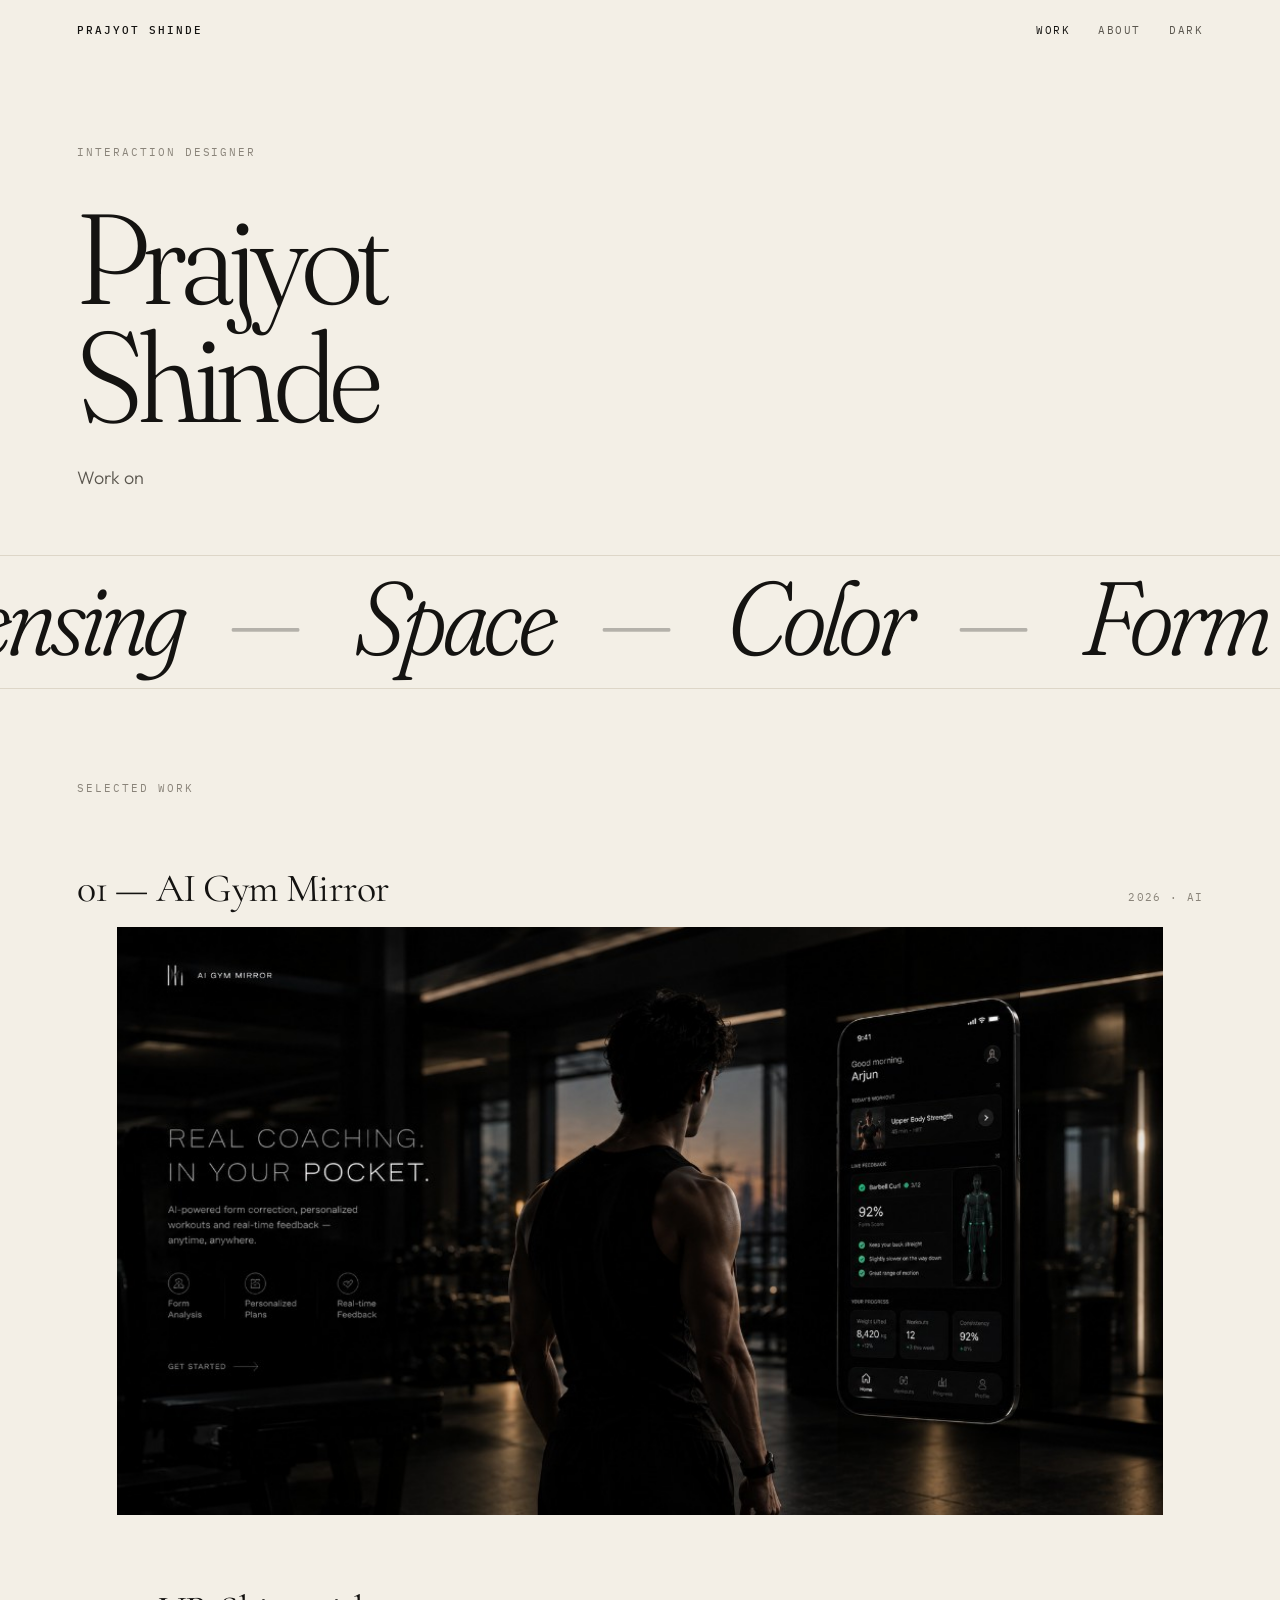
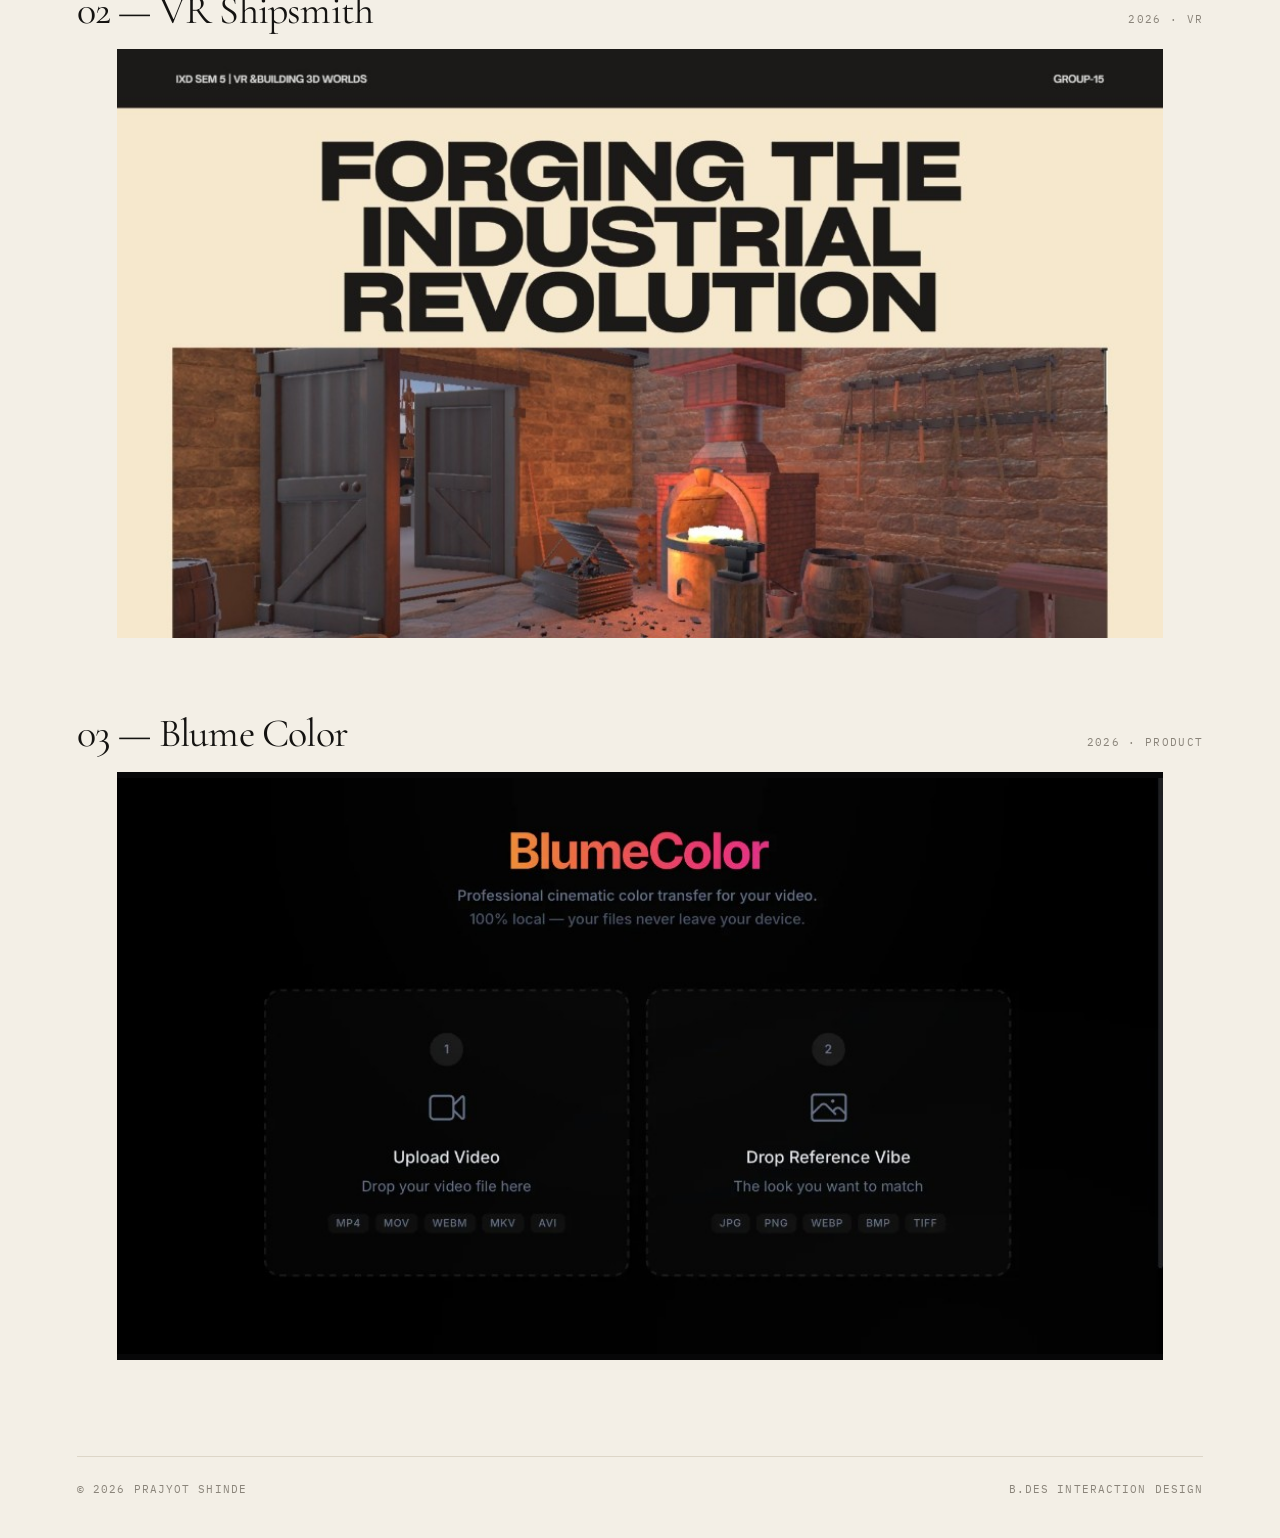
<file: docs/index.html>
<!DOCTYPE html>
<html lang="en" data-theme="light">
<head>
  <meta charset="UTF-8">
  <meta name="viewport" content="width=device-width, initial-scale=1">
  <meta name="color-scheme" content="light dark">
  <title>Prajyot Shinde — Interaction Designer</title>
  <meta name="description" content="Interaction design. Sensing, space, and color.">
  <script>(function(){try{var t=localStorage.getItem("theme");document.documentElement.setAttribute("data-theme",t==="dark"?"dark":"light");}catch(e){document.documentElement.setAttribute("data-theme","light");}})();</script>
  <link rel="preconnect" href="https://fonts.googleapis.com">
  <link rel="preconnect" href="https://fonts.gstatic.com" crossorigin>
  <link href="https://fonts.googleapis.com/css2?family=Cormorant+Garamond:ital,wght@0,400;0,500;1,400;1,500&family=Fraunces:ital,opsz,wght@0,9..144,300;0,9..144,400;1,9..144,300;1,9..144,400&family=IBM+Plex+Mono:wght@400;500&family=Outfit:wght@300;400;500&display=swap" rel="stylesheet">
  <link rel="stylesheet" href="assets/css/site.css">
</head>
<body>
  <a class="skip" href="#content">Skip to content</a>
  <div class="wrap">
    <header class="nav">
      <a class="nav__brand" href="index.html">Prajyot Shinde</a>
      <nav class="nav__links">
        <a href="index.html#work" aria-current="page">Work</a>
        <a href="about.html">About</a>
        <button class="theme-toggle" type="button" data-theme-toggle>Dark</button>
      </nav>
    </header>
  </div>

  <main id="content">
    <section class="hero">
      <div class="wrap hero__intro">
        <p class="label">Interaction Designer</p>
        <h1 class="display"><span>Prajyot</span><span>Shinde</span></h1>
        <p class="hero-line">
          Work on
          <span class="cycle" aria-hidden="true">
            <span>sensing</span>
            <span>space</span>
            <span>color</span>
          </span>
          <span class="sr-only">sensing, space, and color</span>
        </p>
      </div>
      <div class="marquee" aria-hidden="true">
        <div class="marquee__track">
          <span class="marquee__item">Sensing</span>
          <span class="marquee__item">Space</span>
          <span class="marquee__item">Color</span>
          <span class="marquee__item">Form</span>
          <span class="marquee__item">Timing</span>
          <span class="marquee__item">Reach</span>
          <span class="marquee__item">Heat</span>
          <span class="marquee__item">Grade</span>
          <span class="marquee__item">Sensing</span>
          <span class="marquee__item">Space</span>
          <span class="marquee__item">Color</span>
          <span class="marquee__item">Form</span>
          <span class="marquee__item">Timing</span>
          <span class="marquee__item">Reach</span>
          <span class="marquee__item">Heat</span>
          <span class="marquee__item">Grade</span>
        </div>
      </div>
    </section>

    <section class="work-head" id="work">
      <div class="wrap">
        <p class="label">Selected work</p>
      </div>
    </section>

    <article class="project">
      <div class="wrap">
        <div class="project__head">
          <h2 class="h1">01  —  AI Gym Mirror</h2>
          <span class="project__meta">2026 · AI</span>
        </div>
        <a class="project__shot" href="work/ai-gym-mirror.html">
          <figure class="media media--hero media--cinematic">
            <img src="images/home-gym.png" alt="AI Gym Mirror">
            <div class="media__ph"><strong>home-gym.png</strong></div>
          </figure>
        </a>
      </div>
    </article>

    <article class="project">
      <div class="wrap">
        <div class="project__head">
          <h2 class="h1">02  —  VR Shipsmith</h2>
          <span class="project__meta">2026 · VR</span>
        </div>
        <a class="project__shot" href="work/vr-shipsmith.html">
          <figure class="media media--hero media--cinematic">
            <img src="images/home-vr.png" alt="VR Shipsmith">
            <div class="media__ph"><strong>home-vr.png</strong></div>
          </figure>
        </a>
      </div>
    </article>

    <article class="project">
      <div class="wrap">
        <div class="project__head">
          <h2 class="h1">03  —  Blume Color</h2>
          <span class="project__meta">2026 · Product</span>
        </div>
        <a class="project__shot" href="work/blume-color.html">
          <figure class="media media--hero media--cinematic media--photo media--dark">
            <img src="images/home-blume.png" alt="Blume Color">
            <div class="media__ph"><strong>home-blume.png</strong></div>
          </figure>
        </a>
      </div>
    </article>
  </main>

  <div class="wrap">
    <hr class="rule" style="margin-top:72px">
    <footer class="footer">
      <span>© <span data-year></span> Prajyot Shinde</span>
      <span>B.Des Interaction Design</span>
    </footer>
  </div>
  <script src="assets/js/site.js"></script>
</body>
</html>
</file>
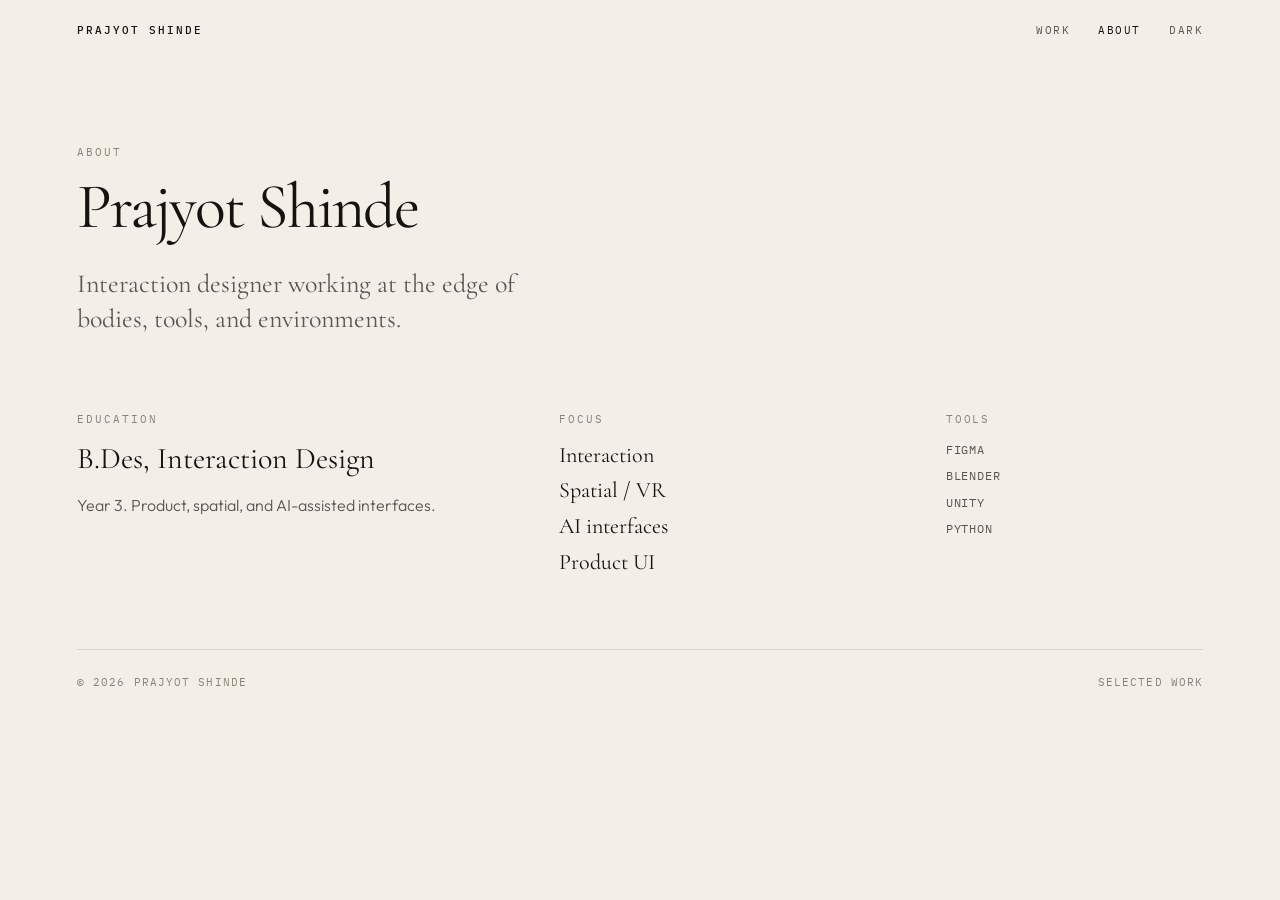
<file: docs/about.html>
<!DOCTYPE html>
<html lang="en" data-theme="light">
<head>
  <meta charset="UTF-8">
  <meta name="viewport" content="width=device-width, initial-scale=1">
  <meta name="color-scheme" content="light dark">
  <title>About — Prajyot Shinde</title>
  <meta name="description" content="Interaction designer. Bodies, tools, environments.">
  <script>(function(){try{var t=localStorage.getItem("theme");document.documentElement.setAttribute("data-theme",t==="dark"?"dark":"light");}catch(e){document.documentElement.setAttribute("data-theme","light");}})();</script>
  <link rel="preconnect" href="https://fonts.googleapis.com">
  <link rel="preconnect" href="https://fonts.gstatic.com" crossorigin>
  <link href="https://fonts.googleapis.com/css2?family=Cormorant+Garamond:ital,wght@0,400;0,500;1,400;1,500&family=Fraunces:ital,opsz,wght@0,9..144,300;0,9..144,400;1,9..144,300;1,9..144,400&family=IBM+Plex+Mono:wght@400;500&family=Outfit:wght@300;400;500&display=swap" rel="stylesheet">
  <link rel="stylesheet" href="assets/css/site.css">
</head>
<body>
  <a class="skip" href="#content">Skip to content</a>
  <div class="wrap">
    <header class="nav">
      <a class="nav__brand" href="index.html">Prajyot Shinde</a>
      <nav class="nav__links">
        <a href="index.html#work">Work</a>
        <a href="about.html" aria-current="page">About</a>
        <button class="theme-toggle" type="button" data-theme-toggle>Dark</button>
      </nav>
    </header>
  </div>

  <main id="content">
    <section class="section">
      <div class="wrap">
        <p class="label">About</p>
        <h1 class="title">Prajyot Shinde</h1>
        <p class="lede">Interaction designer working at the edge of bodies, tools, and environments.</p>
        <div class="split-3" style="margin-top:64px">
          <div>
            <p class="label">Education</p>
            <h2 class="h2">B.Des, Interaction Design</h2>
            <p class="body">Year 3. Product, spatial, and AI-assisted interfaces.</p>
          </div>
          <div>
            <p class="label">Focus</p>
            <div class="skill-list">
              <span>Interaction</span>
              <span>Spatial / VR</span>
              <span>AI interfaces</span>
              <span>Product UI</span>
            </div>
          </div>
          <div>
            <p class="label">Tools</p>
            <div class="tool-list">
              <span>Figma</span>
              <span>Blender</span>
              <span>Unity</span>
              <span>Python</span>
            </div>
          </div>
        </div>
      </div>
    </section>
  </main>

  <div class="wrap">
    <hr class="rule">
    <footer class="footer">
      <span>© <span data-year></span> Prajyot Shinde</span>
      <a href="index.html#work">Selected work</a>
    </footer>
  </div>
  <script src="assets/js/site.js"></script>
</body>
</html>
</file>
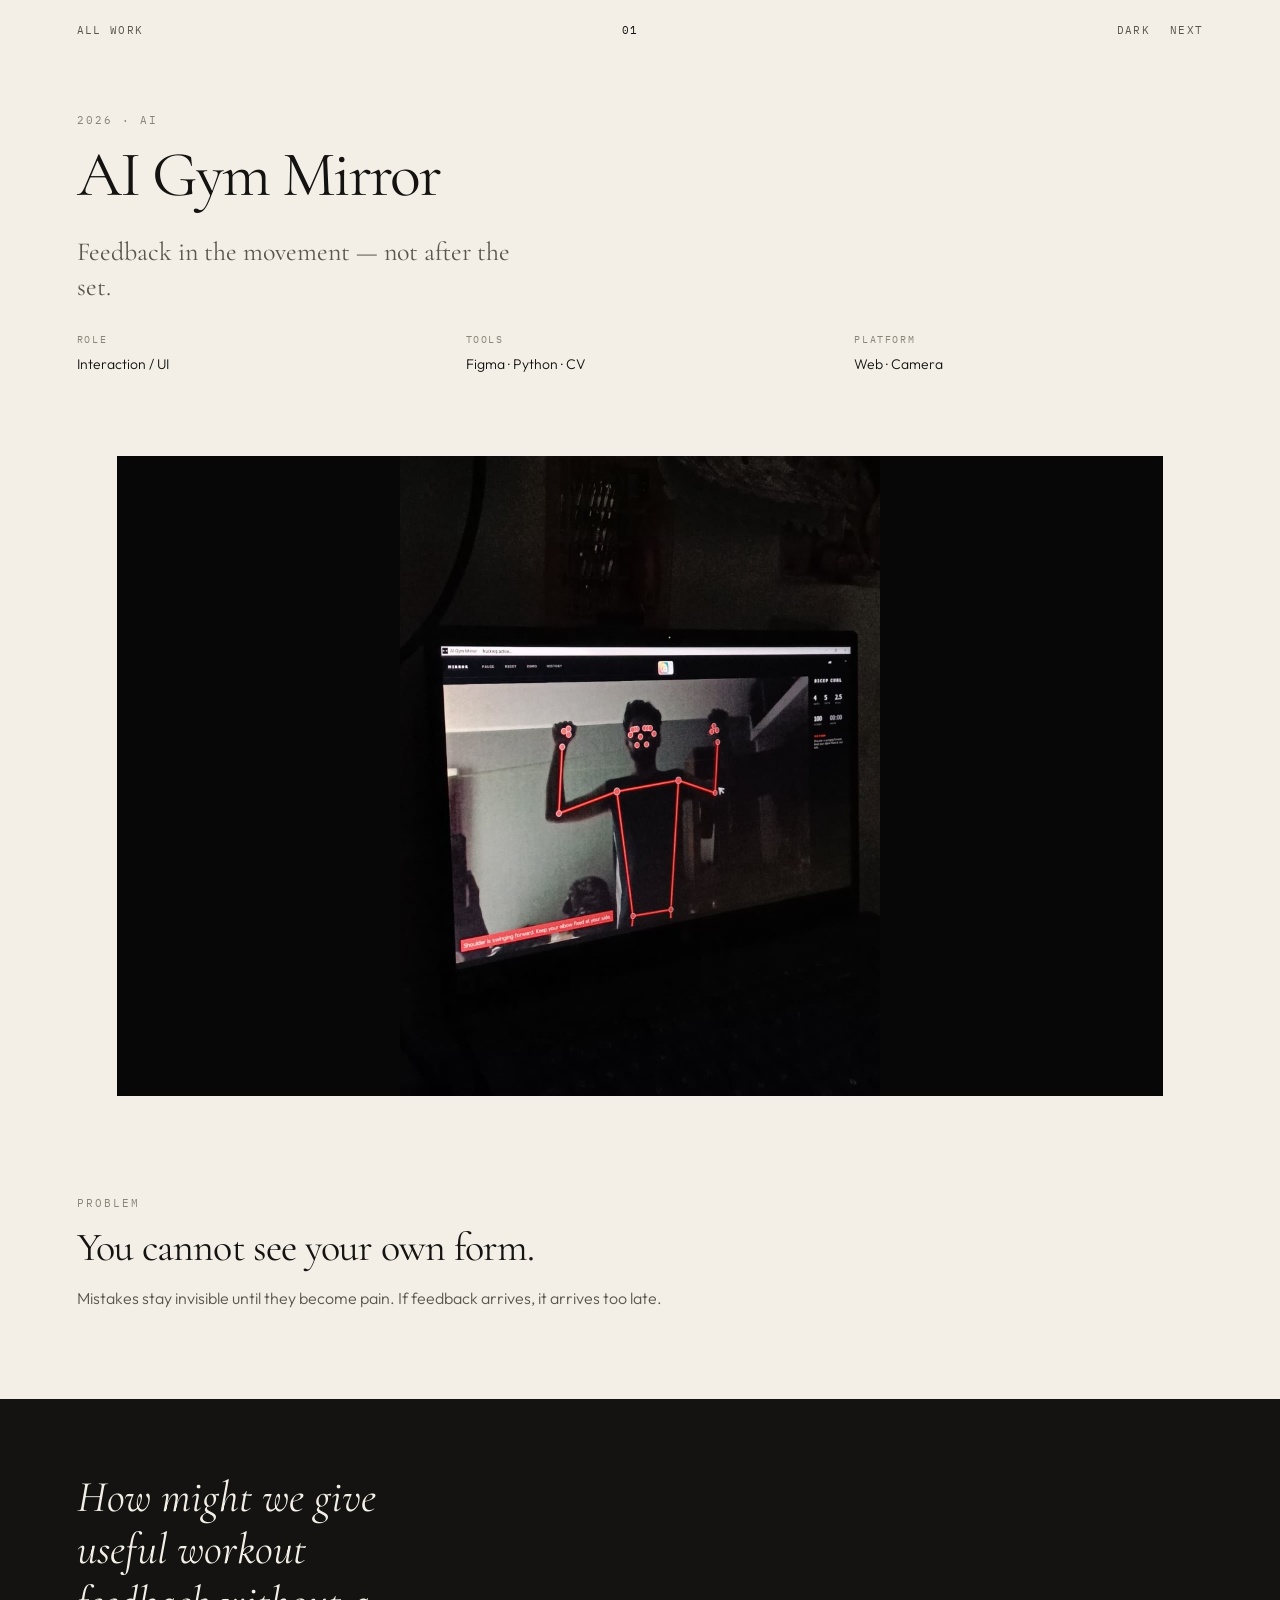
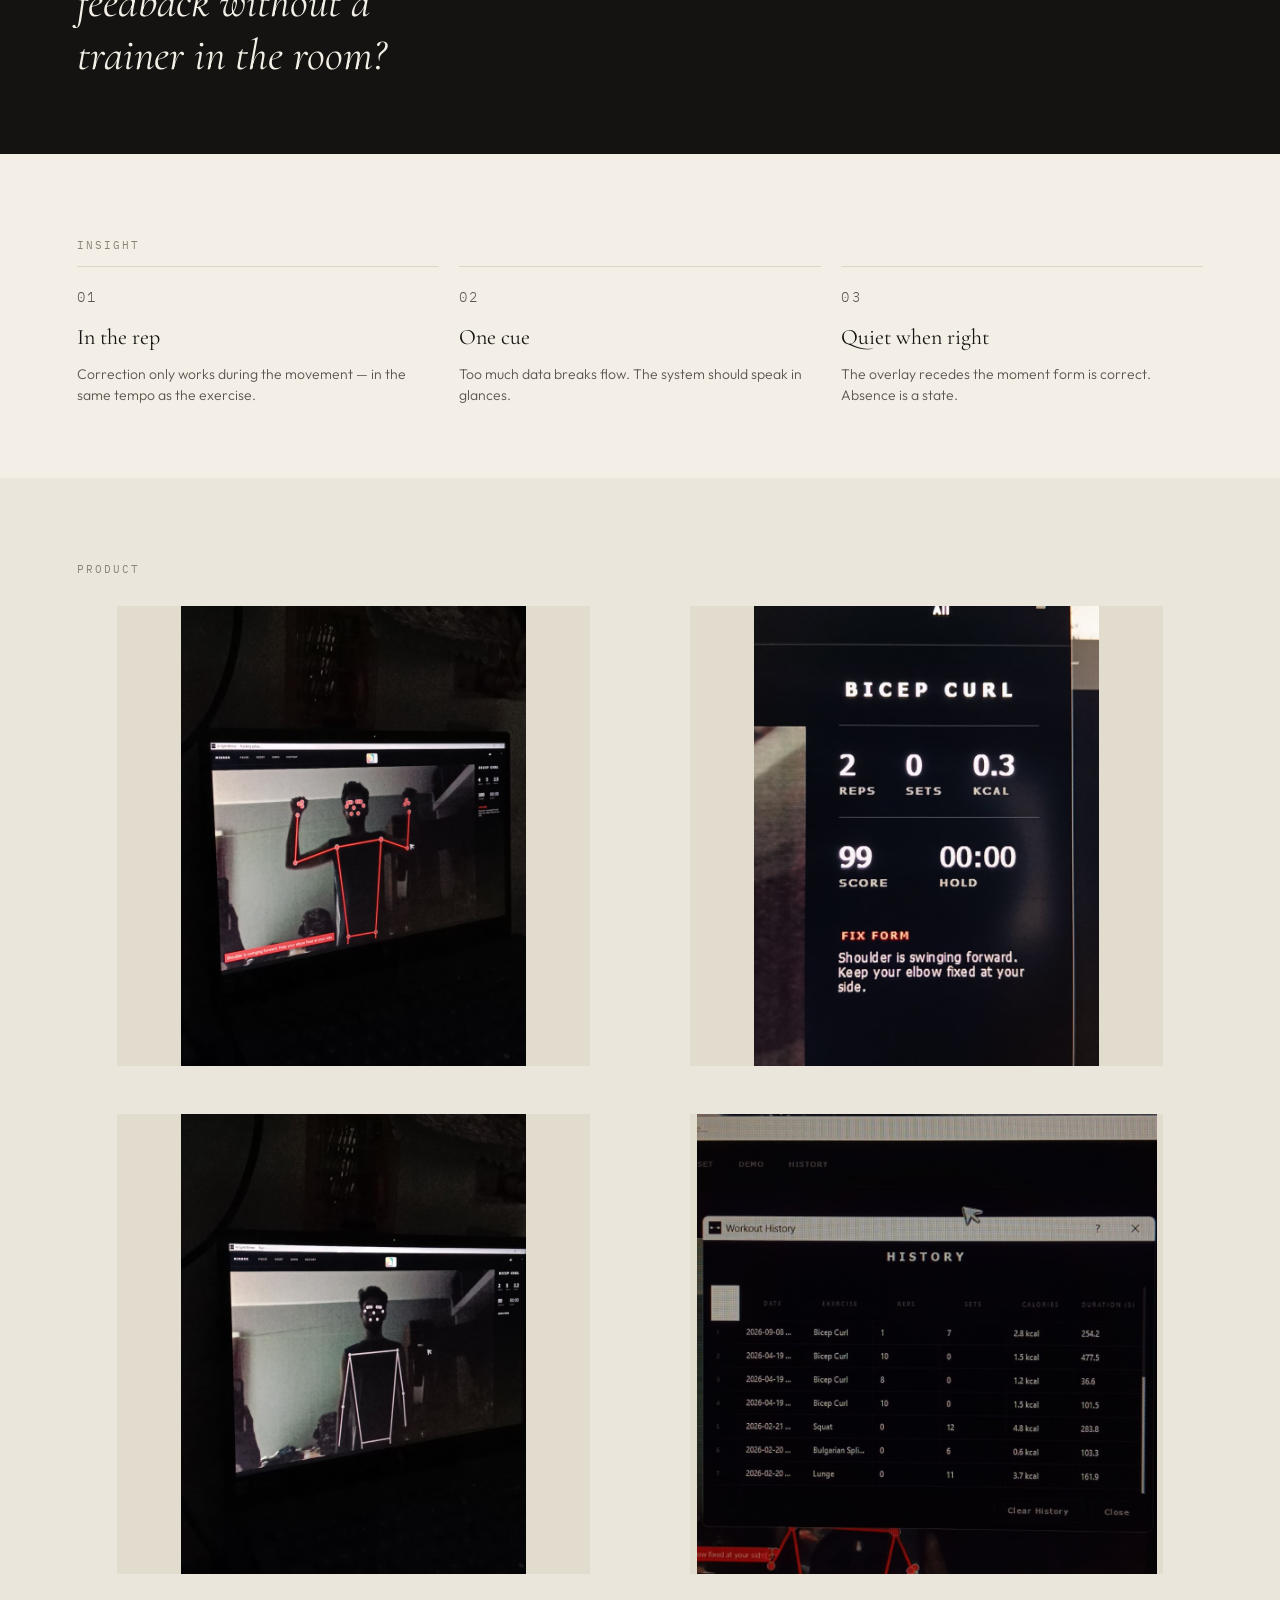
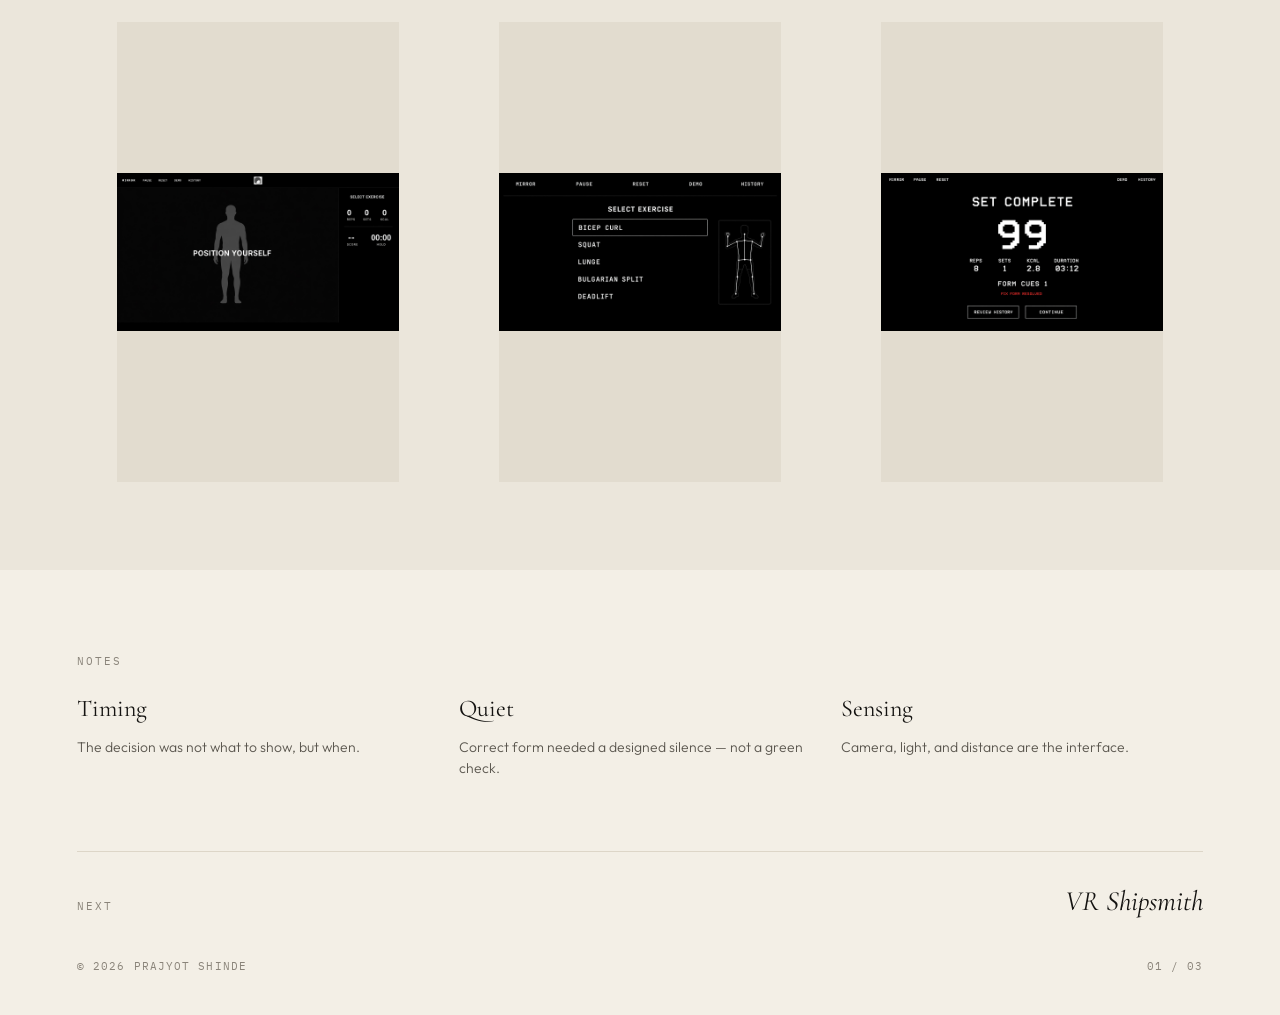
<file: docs/work/ai-gym-mirror.html>
<!DOCTYPE html>
<html lang="en" data-theme="light">
<head>
  <meta charset="UTF-8">
  <meta name="viewport" content="width=device-width, initial-scale=1">
  <meta name="color-scheme" content="light dark">
  <title>AI Gym Mirror — Prajyot Shinde</title>
  <meta name="description" content="Workout feedback, visible in the movement.">
  <script>(function(){try{var t=localStorage.getItem("theme");document.documentElement.setAttribute("data-theme",t==="dark"?"dark":"light");}catch(e){document.documentElement.setAttribute("data-theme","light");}})();</script>
  <link rel="preconnect" href="https://fonts.googleapis.com">
  <link rel="preconnect" href="https://fonts.gstatic.com" crossorigin>
  <link href="https://fonts.googleapis.com/css2?family=Cormorant+Garamond:ital,wght@0,400;0,500;1,400;1,500&family=Fraunces:ital,opsz,wght@0,9..144,300;0,9..144,400;1,9..144,300;1,9..144,400&family=IBM+Plex+Mono:wght@400;500&family=Outfit:wght@300;400;500&display=swap" rel="stylesheet">
  <link rel="stylesheet" href="../assets/css/site.css">
</head>
<body>
  <a class="skip" href="#content">Skip to content</a>
  <div class="wrap">
    <div class="case-nav">
      <a href="../index.html">All work</a>
      <span>01</span>
      <div class="case-nav__end">
        <button class="theme-toggle" type="button" data-theme-toggle>Dark</button>
        <a href="vr-shipsmith.html">Next</a>
      </div>
    </div>
  </div>

  <main id="content">
    <section class="section section--tight">
      <div class="wrap">
        <p class="label">2026 · AI</p>
        <h1 class="title">AI Gym Mirror</h1>
        <p class="lede">Feedback in the movement — not after the set.</p>
        <dl class="meta-row">
          <div><dt>Role</dt><dd>Interaction / UI</dd></div>
          <div><dt>Tools</dt><dd>Figma · Python · CV</dd></div>
          <div><dt>Platform</dt><dd>Web · Camera</dd></div>
        </dl>
      </div>
    </section>

    <div class="wrap">
      <figure class="media media--hero media--photo media--dark">
        <img src="../images/gym-hero.png" alt="AI Gym Mirror tracking a bicep curl">
        <div class="media__ph"><strong>gym-hero.png</strong></div>
      </figure>
    </div>

    <section class="section">
      <div class="wrap">
        <p class="label">Problem</p>
        <h2 class="h1">You cannot see your own form.</h2>
        <p class="body">Mistakes stay invisible until they become pain. If feedback arrives, it arrives too late.</p>
      </div>
    </section>

    <section class="section section--inverse">
      <div class="wrap">
        <p class="quote">How might we give useful workout feedback without a trainer in the room?</p>
      </div>
    </section>

    <section class="section">
      <div class="wrap">
        <p class="label">Insight</p>
        <div class="insights">
          <article class="insight">
            <p class="label">01</p>
            <h3>In the rep</h3>
            <p>Correction only works during the movement — in the same tempo as the exercise.</p>
          </article>
          <article class="insight">
            <p class="label">02</p>
            <h3>One cue</h3>
            <p>Too much data breaks flow. The system should speak in glances.</p>
          </article>
          <article class="insight">
            <p class="label">03</p>
            <h3>Quiet when right</h3>
            <p>The overlay recedes the moment form is correct. Absence is a state.</p>
          </article>
        </div>
      </div>
    </section>

    <section class="section section--muted">
      <div class="wrap">
        <p class="label">Product</p>
        <div class="gallery">
          <figure class="media media--wide media--photo">
            <img src="../images/gym-ui-tracking.png" alt="Incorrect form, red skeleton">
            <div class="media__ph"><strong>gym-ui-tracking.png</strong></div>
          </figure>
          <figure class="media media--wide media--photo">
            <img src="../images/gym-ui-cue.png" alt="FIX FORM cue">
            <div class="media__ph"><strong>gym-ui-cue.png</strong></div>
          </figure>
        </div>
        <div class="gallery" style="margin-top:16px">
          <figure class="media media--wide media--photo">
            <img src="../images/gym-ui-ready.png" alt="Quiet white skeleton overlay">
            <div class="media__ph"><strong>gym-ui-ready.png</strong></div>
          </figure>
          <figure class="media media--wide media--photo">
            <img src="../images/gym-ui-history.png" alt="Workout history">
            <div class="media__ph"><strong>gym-ui-history.png</strong></div>
          </figure>
        </div>
        <div class="gallery gallery--3" style="margin-top:16px">
          <figure class="media media--wide media--photo">
            <img src="../images/gym-ui-home.png" alt="Home screen">
            <div class="media__ph"><strong>gym-ui-home.png</strong></div>
          </figure>
          <figure class="media media--wide media--photo">
            <img src="../images/gym-ui-select.png" alt="Exercise selection">
            <div class="media__ph"><strong>gym-ui-select.png</strong></div>
          </figure>
          <figure class="media media--wide media--photo">
            <img src="../images/gym-ui-complete.png" alt="Set complete">
            <div class="media__ph"><strong>gym-ui-complete.png</strong></div>
          </figure>
        </div>
      </div>
    </section>

    <section class="section">
      <div class="wrap">
        <p class="label">Notes</p>
        <div class="lessons">
          <article class="lesson">
            <h3>Timing</h3>
            <p>The decision was not what to show, but when.</p>
          </article>
          <article class="lesson">
            <h3>Quiet</h3>
            <p>Correct form needed a designed silence — not a green check.</p>
          </article>
          <article class="lesson">
            <h3>Sensing</h3>
            <p>Camera, light, and distance are the interface.</p>
          </article>
        </div>
      </div>
    </section>
  </main>

  <div class="wrap">
    <hr class="rule">
    <div class="next">
      <p class="label">Next</p>
      <a href="vr-shipsmith.html">VR Shipsmith</a>
    </div>
    <footer class="footer">
      <span>© <span data-year></span> Prajyot Shinde</span>
      <span>01 / 03</span>
    </footer>
  </div>
  <script src="../assets/js/site.js"></script>
</body>
</html>
</file>
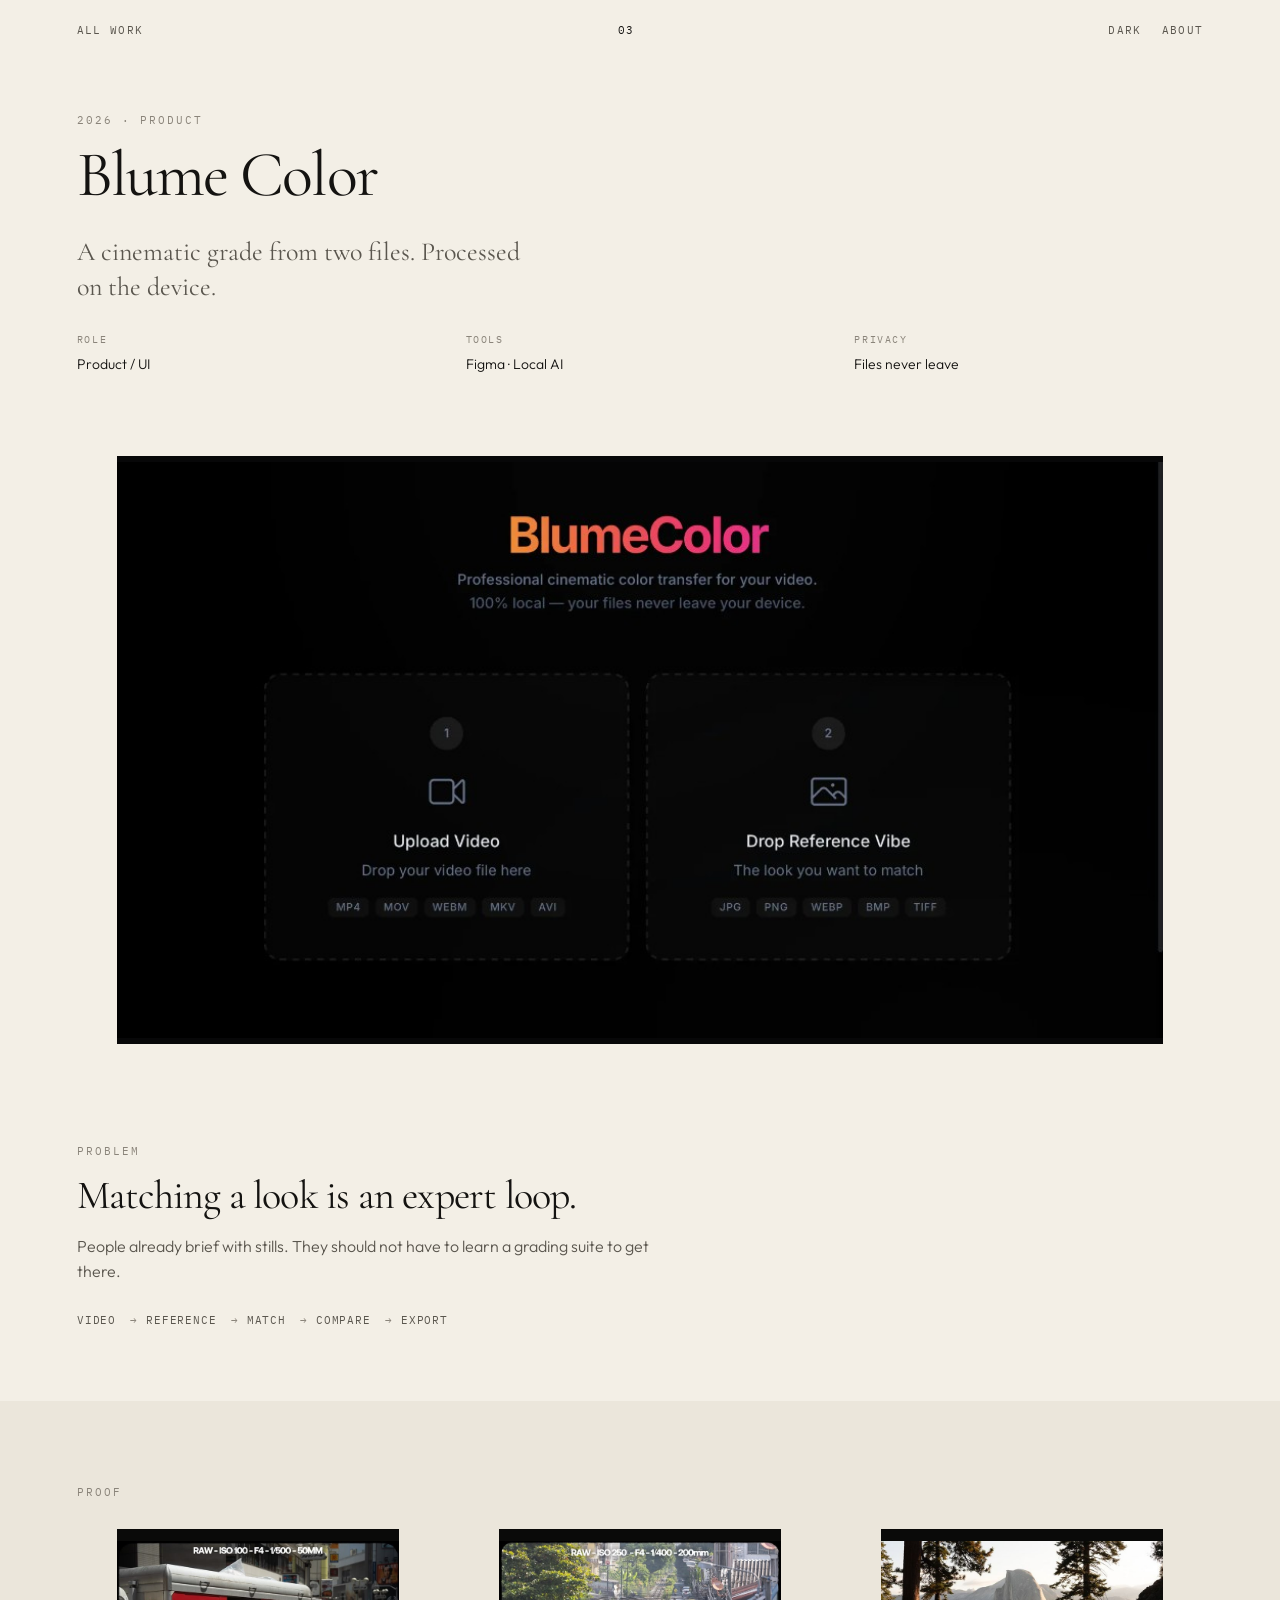
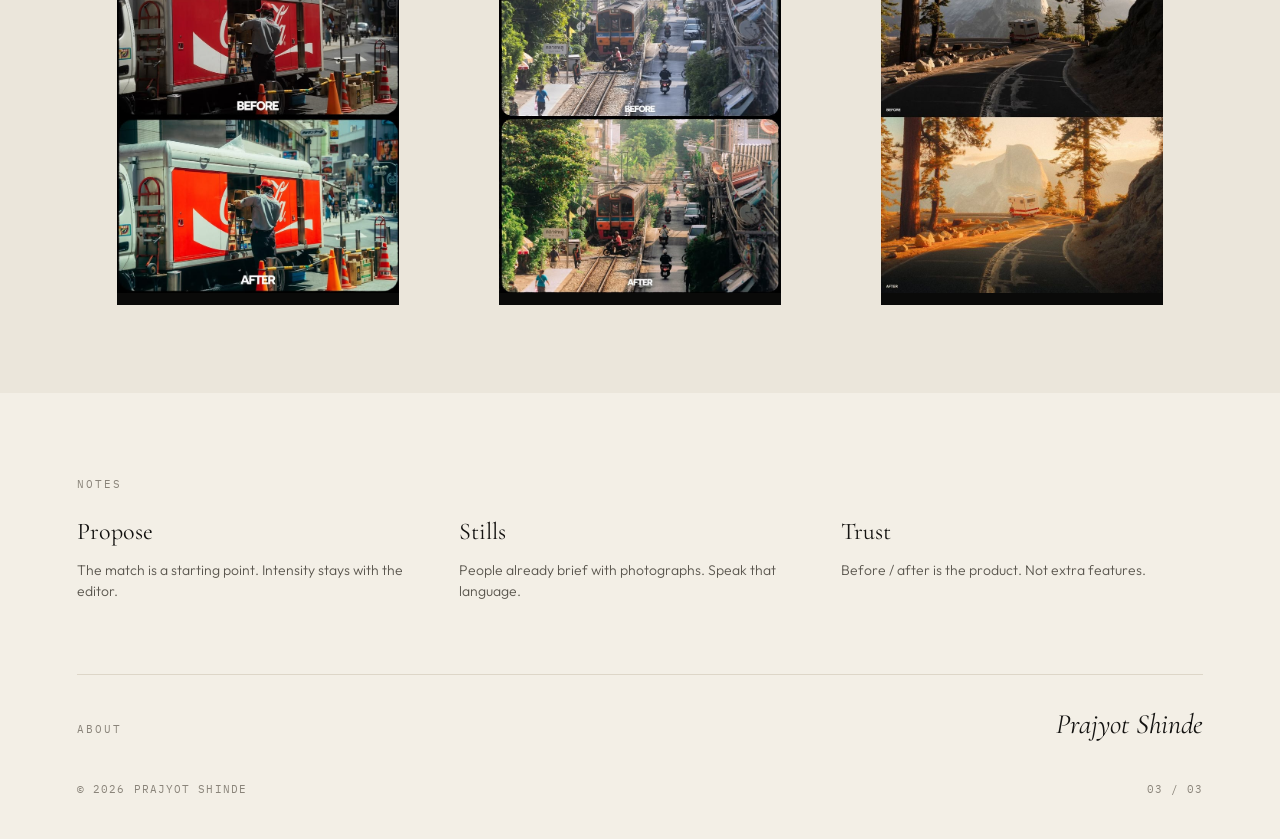
<file: docs/work/blume-color.html>
<!DOCTYPE html>
<html lang="en" data-theme="light">
<head>
  <meta charset="UTF-8">
  <meta name="viewport" content="width=device-width, initial-scale=1">
  <meta name="color-scheme" content="light dark">
  <title>Blume Color — Prajyot Shinde</title>
  <meta name="description" content="A reference-led cinematic grade. Local, two files.">
  <script>(function(){try{var t=localStorage.getItem("theme");document.documentElement.setAttribute("data-theme",t==="dark"?"dark":"light");}catch(e){document.documentElement.setAttribute("data-theme","light");}})();</script>
  <link rel="preconnect" href="https://fonts.googleapis.com">
  <link rel="preconnect" href="https://fonts.gstatic.com" crossorigin>
  <link href="https://fonts.googleapis.com/css2?family=Cormorant+Garamond:ital,wght@0,400;0,500;1,400;1,500&family=Fraunces:ital,opsz,wght@0,9..144,300;0,9..144,400;1,9..144,300;1,9..144,400&family=IBM+Plex+Mono:wght@400;500&family=Outfit:wght@300;400;500&display=swap" rel="stylesheet">
  <link rel="stylesheet" href="../assets/css/site.css">
</head>
<body>
  <a class="skip" href="#content">Skip to content</a>
  <div class="wrap">
    <div class="case-nav">
      <a href="../index.html">All work</a>
      <span>03</span>
      <div class="case-nav__end">
        <button class="theme-toggle" type="button" data-theme-toggle>Dark</button>
        <a href="../about.html">About</a>
      </div>
    </div>
  </div>

  <main id="content">
    <section class="section section--tight">
      <div class="wrap">
        <p class="label">2026 · Product</p>
        <h1 class="title">Blume Color</h1>
        <p class="lede">A cinematic grade from two files. Processed on the device.</p>
        <dl class="meta-row">
          <div><dt>Role</dt><dd>Product / UI</dd></div>
          <div><dt>Tools</dt><dd>Figma · Local AI</dd></div>
          <div><dt>Privacy</dt><dd>Files never leave</dd></div>
        </dl>
      </div>
    </section>

    <div class="wrap">
      <figure class="media media--hero media--cinematic media--photo media--dark">
        <img src="../images/blume-hero.png" alt="Blume Color: upload video, drop a reference">
        <div class="media__ph"><strong>blume-hero.png</strong></div>
      </figure>
    </div>

    <section class="section">
      <div class="wrap">
        <p class="label">Problem</p>
        <h2 class="h1">Matching a look is an expert loop.</h2>
        <p class="body">People already brief with stills. They should not have to learn a grading suite to get there.</p>
        <div class="flow" style="margin-top:28px">
          <span>Video</span>
          <span>Reference</span>
          <span>Match</span>
          <span>Compare</span>
          <span>Export</span>
        </div>
      </div>
    </section>

    <section class="section section--muted">
      <div class="wrap">
        <p class="label">Proof</p>
        <div class="gallery gallery--3">
          <figure class="media media--tall">
            <img src="../images/blume-compare-truck.png" alt="Before and after, delivery truck">
            <div class="media__ph"><strong>blume-compare-truck.png</strong></div>
          </figure>
          <figure class="media media--tall">
            <img src="../images/blume-compare-street.png" alt="Before and after, street">
            <div class="media__ph"><strong>blume-compare-street.png</strong></div>
          </figure>
          <figure class="media media--tall">
            <img src="../images/blume-compare-road.png" alt="Before and after, mountain road">
            <div class="media__ph"><strong>blume-compare-road.png</strong></div>
          </figure>
        </div>
      </div>
    </section>

    <section class="section">
      <div class="wrap">
        <p class="label">Notes</p>
        <div class="lessons">
          <article class="lesson">
            <h3>Propose</h3>
            <p>The match is a starting point. Intensity stays with the editor.</p>
          </article>
          <article class="lesson">
            <h3>Stills</h3>
            <p>People already brief with photographs. Speak that language.</p>
          </article>
          <article class="lesson">
            <h3>Trust</h3>
            <p>Before / after is the product. Not extra features.</p>
          </article>
        </div>
      </div>
    </section>
  </main>

  <div class="wrap">
    <hr class="rule">
    <div class="next">
      <p class="label">About</p>
      <a href="../about.html">Prajyot Shinde</a>
    </div>
    <footer class="footer">
      <span>© <span data-year></span> Prajyot Shinde</span>
      <span>03 / 03</span>
    </footer>
  </div>
  <script src="../assets/js/site.js"></script>
</body>
</html>
</file>
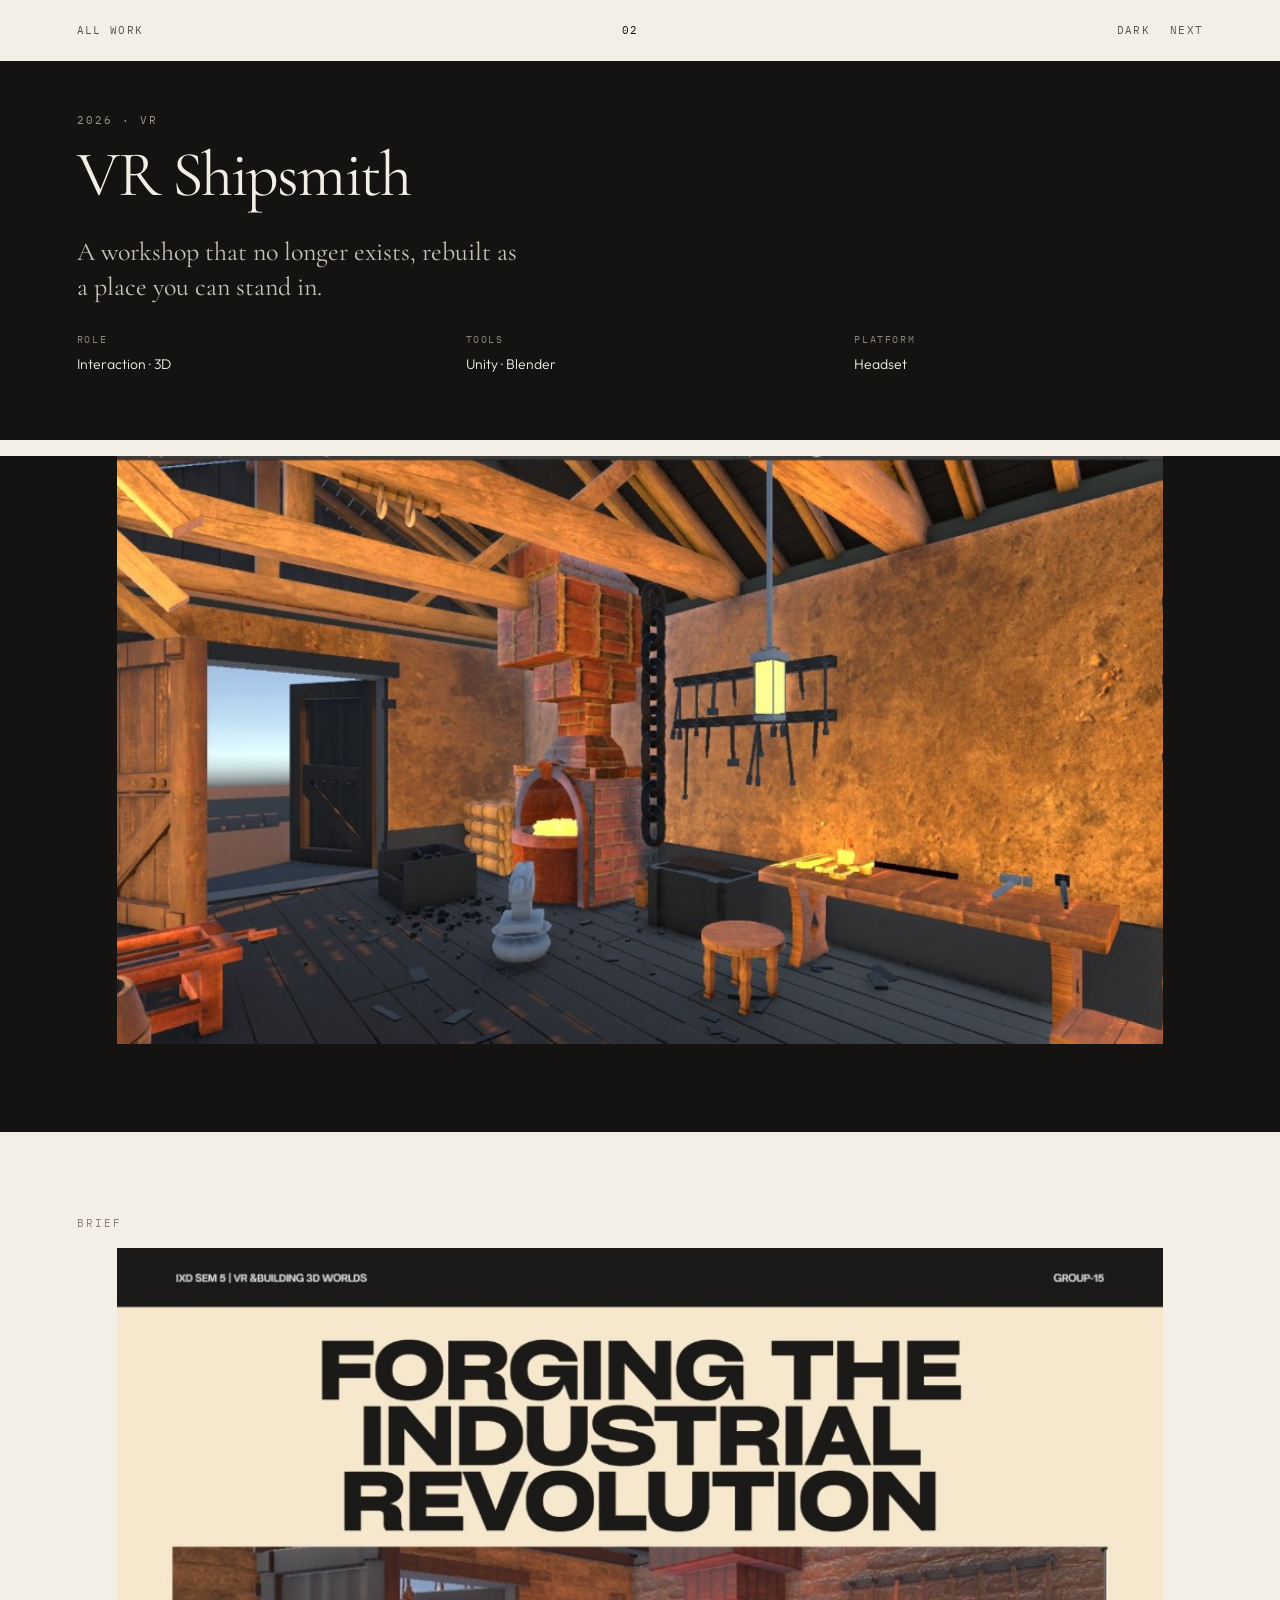
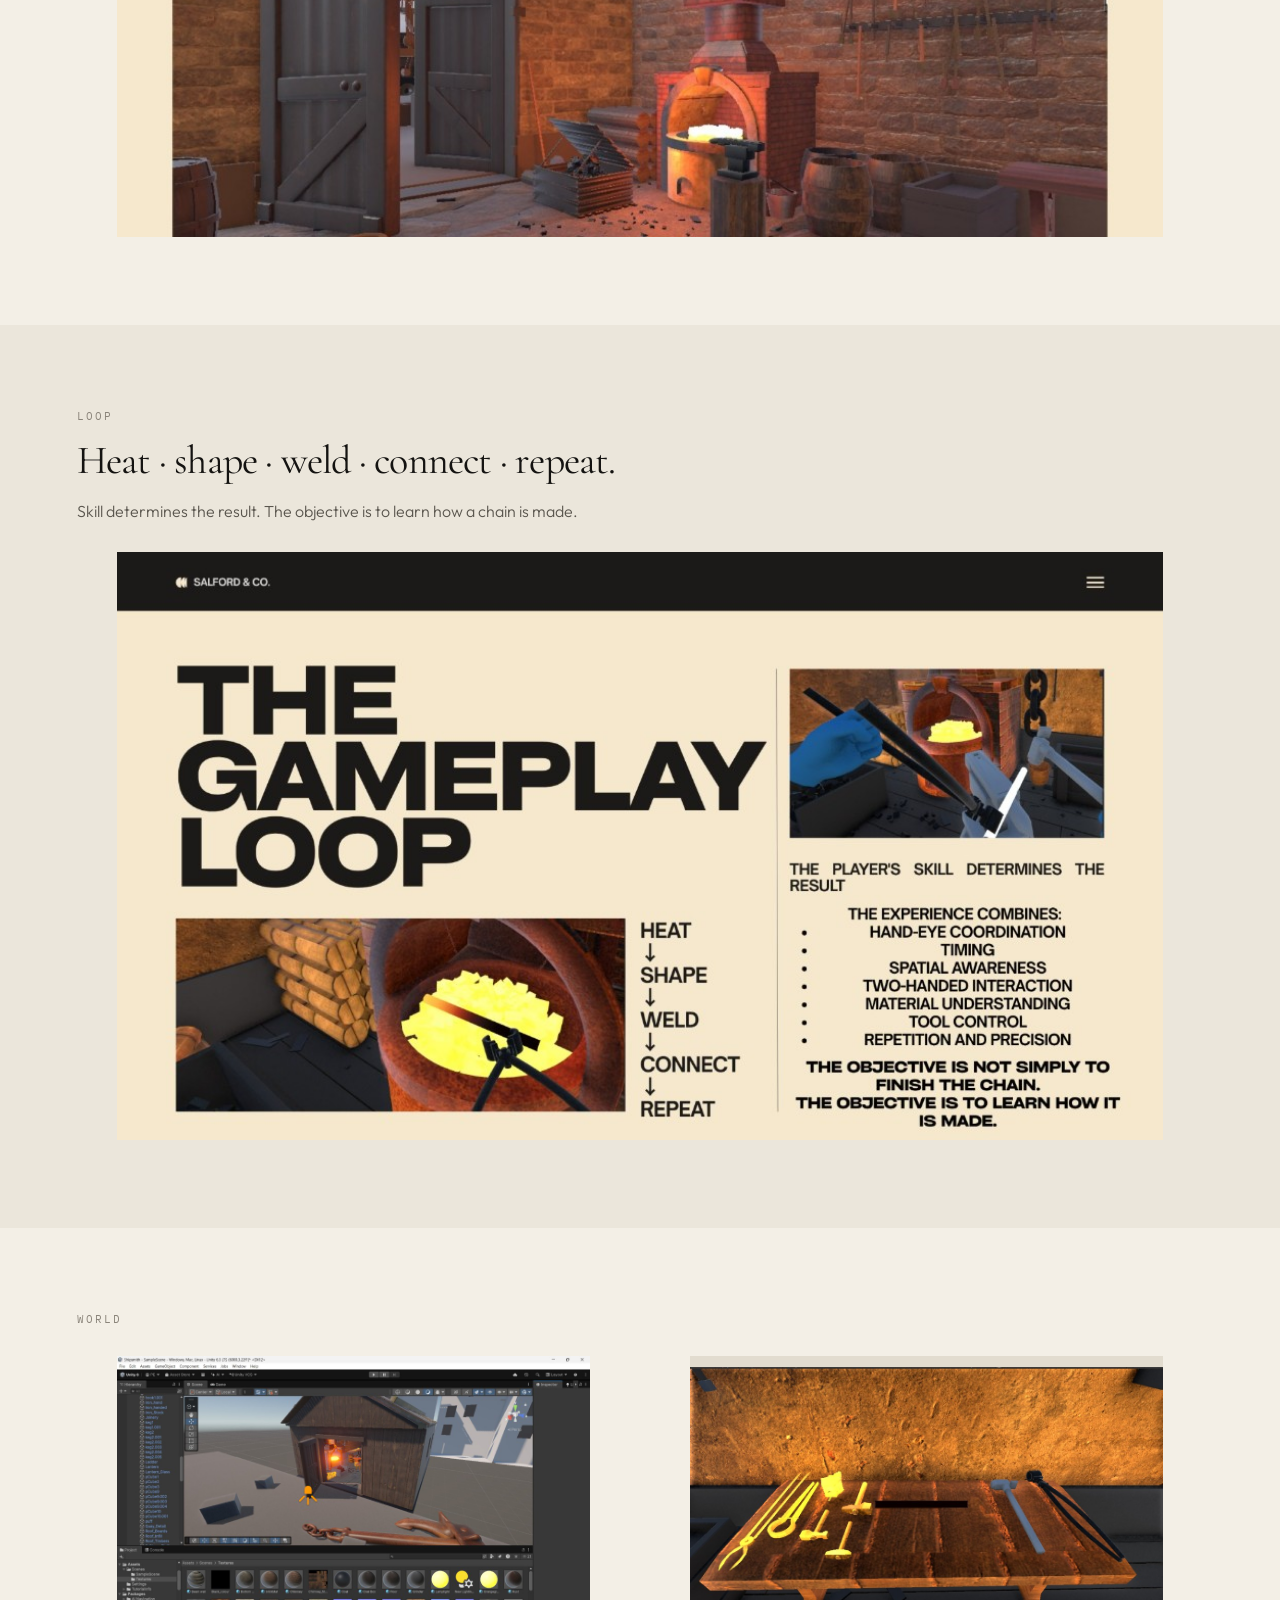
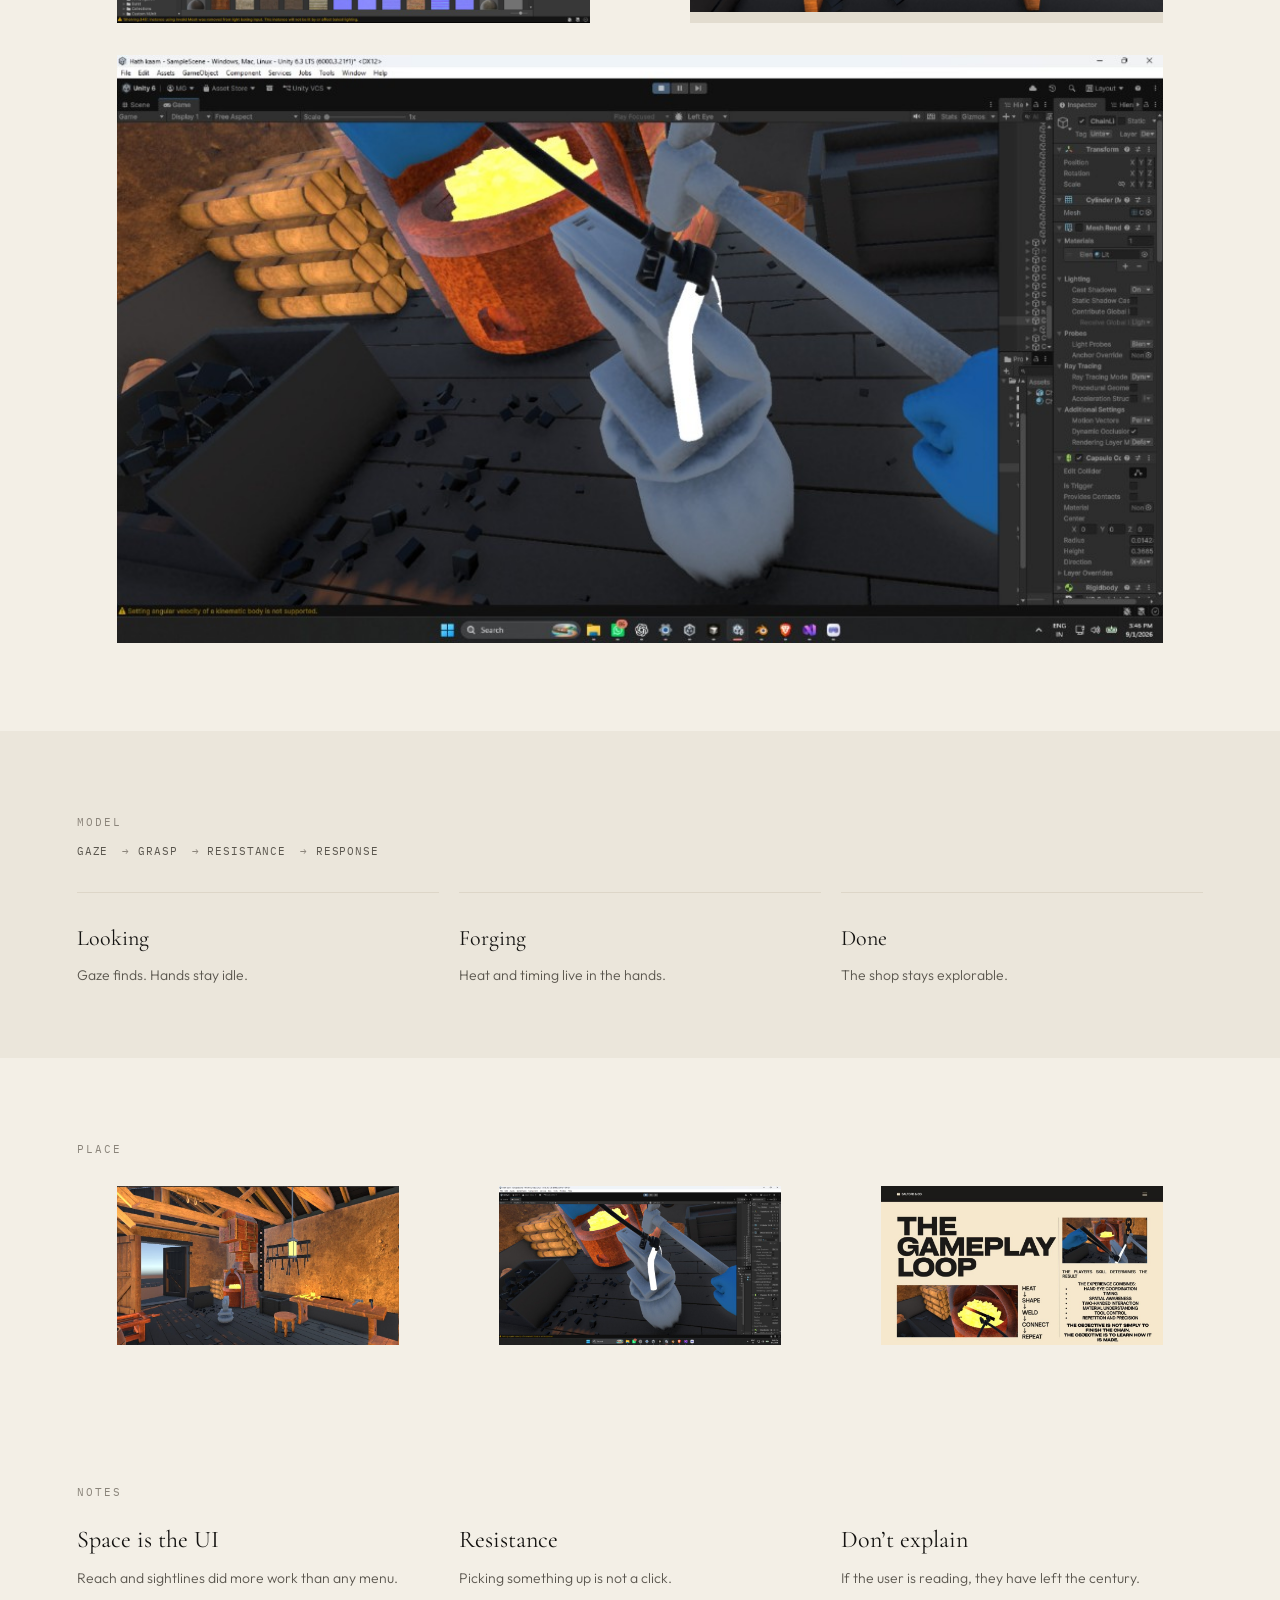
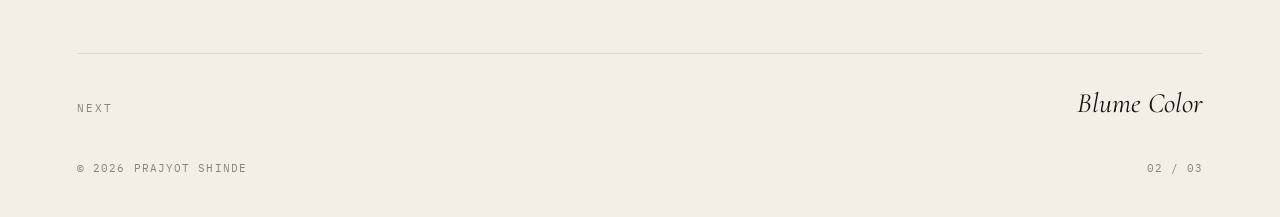
<file: docs/work/vr-shipsmith.html>
<!DOCTYPE html>
<html lang="en" data-theme="light">
<head>
  <meta charset="UTF-8">
  <meta name="viewport" content="width=device-width, initial-scale=1">
  <meta name="color-scheme" content="light dark">
  <title>VR Shipsmith — Prajyot Shinde</title>
  <meta name="description" content="A historical craft, rebuilt as a place you can stand in.">
  <script>(function(){try{var t=localStorage.getItem("theme");document.documentElement.setAttribute("data-theme",t==="dark"?"dark":"light");}catch(e){document.documentElement.setAttribute("data-theme","light");}})();</script>
  <link rel="preconnect" href="https://fonts.googleapis.com">
  <link rel="preconnect" href="https://fonts.gstatic.com" crossorigin>
  <link href="https://fonts.googleapis.com/css2?family=Cormorant+Garamond:ital,wght@0,400;0,500;1,400;1,500&family=Fraunces:ital,opsz,wght@0,9..144,300;0,9..144,400;1,9..144,300;1,9..144,400&family=IBM+Plex+Mono:wght@400;500&family=Outfit:wght@300;400;500&display=swap" rel="stylesheet">
  <link rel="stylesheet" href="../assets/css/site.css">
</head>
<body>
  <a class="skip" href="#content">Skip to content</a>
  <div class="wrap">
    <div class="case-nav">
      <a href="../index.html">All work</a>
      <span>02</span>
      <div class="case-nav__end">
        <button class="theme-toggle" type="button" data-theme-toggle>Dark</button>
        <a href="blume-color.html">Next</a>
      </div>
    </div>
  </div>

  <main id="content">
    <section class="section section--inverse section--tight">
      <div class="wrap">
        <p class="label">2026 · VR</p>
        <h1 class="title">VR Shipsmith</h1>
        <p class="lede">A workshop that no longer exists, rebuilt as a place you can stand in.</p>
        <dl class="meta-row">
          <div><dt>Role</dt><dd>Interaction · 3D</dd></div>
          <div><dt>Tools</dt><dd>Unity · Blender</dd></div>
          <div><dt>Platform</dt><dd>Headset</dd></div>
        </dl>
      </div>
    </section>
    <section class="section section--inverse" style="padding-top:0">
      <div class="wrap">
        <figure class="media media--hero media--cinematic">
          <img src="../images/vr-hero.png" alt="Interior of the shipsmith workshop">
          <div class="media__ph"><strong>vr-hero.png</strong></div>
        </figure>
      </div>
    </section>

    <section class="section">
      <div class="wrap">
        <p class="label">Brief</p>
        <figure class="media media--wide media--board">
          <img src="../images/vr-title.png" alt="Forging the Industrial Revolution">
          <div class="media__ph"><strong>vr-title.png</strong></div>
        </figure>
      </div>
    </section>

    <section class="section section--muted">
      <div class="wrap">
        <p class="label">Loop</p>
        <h2 class="h1">Heat · shape · weld · connect · repeat.</h2>
        <p class="body">Skill determines the result. The objective is to learn how a chain is made.</p>
        <figure class="media media--wide media--board" style="margin-top:28px">
          <img src="../images/vr-gameplay.png" alt="Gameplay loop">
          <div class="media__ph"><strong>vr-gameplay.png</strong></div>
        </figure>
      </div>
    </section>

    <section class="section">
      <div class="wrap">
        <p class="label">World</p>
        <div class="gallery">
          <figure class="media media--square media--cinematic">
            <img src="../images/vr-unity.png" alt="Workshop from the yard">
            <div class="media__ph"><strong>vr-unity.png</strong></div>
          </figure>
          <figure class="media media--square media--photo">
            <img src="../images/vr-tools.png" alt="Tools on the bench">
            <div class="media__ph"><strong>vr-tools.png</strong></div>
          </figure>
        </div>
        <figure class="media media--hero media--cinematic" style="margin-top:16px">
          <img src="../images/vr-forge.png" alt="Two-handed forging">
          <div class="media__ph"><strong>vr-forge.png</strong></div>
        </figure>
      </div>
    </section>

    <section class="section section--muted">
      <div class="wrap">
        <p class="label">Model</p>
        <div class="flow">
          <span>Gaze</span>
          <span>Grasp</span>
          <span>Resistance</span>
          <span>Response</span>
        </div>
        <div class="ix-grid" style="margin-top:32px">
          <article class="insight">
            <h3>Looking</h3>
            <p>Gaze finds. Hands stay idle.</p>
          </article>
          <article class="insight">
            <h3>Forging</h3>
            <p>Heat and timing live in the hands.</p>
          </article>
          <article class="insight">
            <h3>Done</h3>
            <p>The shop stays explorable.</p>
          </article>
        </div>
      </div>
    </section>

    <section class="section">
      <div class="wrap">
        <p class="label">Place</p>
        <div class="gallery gallery--3">
          <figure class="media media--square media--cinematic">
            <img src="../images/vr-workshop.png" alt="Workshop interior">
            <div class="media__ph"><strong>vr-workshop.png</strong></div>
          </figure>
          <figure class="media media--square media--cinematic">
            <img src="../images/vr-blacksmith.png" alt="Blacksmith interaction">
            <div class="media__ph"><strong>vr-blacksmith.png</strong></div>
          </figure>
          <figure class="media media--square media--board">
            <img src="../images/vr-gameplay.png" alt="Gameplay loop">
            <div class="media__ph"><strong>vr-gameplay.png</strong></div>
          </figure>
        </div>
      </div>
    </section>

    <section class="section section--tight">
      <div class="wrap">
        <p class="label">Notes</p>
        <div class="lessons">
          <article class="lesson">
            <h3>Space is the UI</h3>
            <p>Reach and sightlines did more work than any menu.</p>
          </article>
          <article class="lesson">
            <h3>Resistance</h3>
            <p>Picking something up is not a click.</p>
          </article>
          <article class="lesson">
            <h3>Don’t explain</h3>
            <p>If the user is reading, they have left the century.</p>
          </article>
        </div>
      </div>
    </section>
  </main>

  <div class="wrap">
    <hr class="rule">
    <div class="next">
      <p class="label">Next</p>
      <a href="blume-color.html">Blume Color</a>
    </div>
    <footer class="footer">
      <span>© <span data-year></span> Prajyot Shinde</span>
      <span>02 / 03</span>
    </footer>
  </div>
  <script src="../assets/js/site.js"></script>
</body>
</html>
</file>
<file: docs/assets/css/site.css>
:root {
  --bg: #f3efe6;
  --bg-muted: #ebe6db;
  --surface: #faf7f1;
  --ink: #141311;
  --secondary: #5a564e;
  --muted: #8a847a;
  --line: #ddd6c8;
  --media: #e2dccf;
  --inverse: #141311;
  --inverse-text: #f3efe6;
  --inverse-muted: #9c968c;
  --inverse-secondary: #c9c4ba;
  --pad: clamp(20px, 6vw, 88px);
  --max: 1180px;
  --display: "Fraunces", "Times New Roman", serif;
  --serif: "Cormorant Garamond", "Times New Roman", serif;
  --sans: "Outfit", "Helvetica Neue", sans-serif;
  --mono: "IBM Plex Mono", ui-monospace, monospace;
}

html { color-scheme: light; }
html[data-theme="dark"] {
  color-scheme: dark;
  --bg: #12110f;
  --bg-muted: #1b1a16;
  --surface: #1f1d19;
  --ink: #f3efe6;
  --secondary: #b8b2a6;
  --muted: #8c867c;
  --line: #2e2b26;
  --media: #1b1a16;
  --inverse: #f3efe6;
  --inverse-text: #141311;
  --inverse-muted: #8a847a;
  --inverse-secondary: #5a564e;
}

* { box-sizing: border-box; }
html { scroll-behavior: smooth; }
body {
  margin: 0;
  background: var(--bg);
  color: var(--ink);
  font-family: var(--sans);
  font-size: 16px;
  font-weight: 400;
  line-height: 1.55;
  -webkit-font-smoothing: antialiased;
}
img, video { max-width: 100%; display: block; }
a { color: inherit; text-decoration: none; }
button, .btn { font-family: inherit; }

.skip {
  position: absolute;
  left: -999px;
  top: 8px;
  background: var(--ink);
  color: var(--inverse-text);
  padding: 8px 12px;
  z-index: 20;
}
.skip:focus { left: 8px; }
.sr-only {
  position: absolute;
  width: 1px;
  height: 1px;
  padding: 0;
  margin: -1px;
  overflow: hidden;
  clip: rect(0, 0, 0, 0);
  border: 0;
}

.wrap {
  width: min(100%, calc(var(--max) + var(--pad) * 2));
  margin: 0 auto;
  padding-left: var(--pad);
  padding-right: var(--pad);
}

.nav {
  display: flex;
  align-items: center;
  justify-content: space-between;
  padding: 22px 0;
}
.nav__brand {
  font-family: var(--mono);
  font-size: 11px;
  font-weight: 500;
  letter-spacing: 0.18em;
  text-transform: uppercase;
}
.nav__links {
  display: flex;
  gap: 28px;
  font-family: var(--mono);
  font-size: 11px;
  letter-spacing: 0.14em;
  text-transform: uppercase;
  color: var(--secondary);
}
.nav__links a[aria-current="page"] { color: var(--ink); }
.theme-toggle {
  background: none;
  border: 0;
  padding: 0;
  margin: 0;
  cursor: pointer;
  font: inherit;
  letter-spacing: inherit;
  text-transform: inherit;
  color: var(--secondary);
}
.theme-toggle:hover,
.theme-toggle:focus-visible {
  color: var(--ink);
  outline: none;
}

.label {
  font-family: var(--mono);
  font-size: 11px;
  font-weight: 400;
  letter-spacing: 0.18em;
  text-transform: uppercase;
  color: var(--muted);
}

.display {
  font-family: var(--display);
  font-weight: 300;
  font-size: clamp(56px, 12vw, 128px);
  line-height: 0.92;
  letter-spacing: -0.04em;
  margin: 0;
  font-optical-sizing: auto;
  font-variation-settings: "SOFT" 50, "WONK" 1;
}
.display span { display: block; }
.title {
  font-family: var(--serif);
  font-weight: 400;
  font-size: clamp(36px, 6vw, 64px);
  line-height: 1.05;
  letter-spacing: -0.03em;
  margin: 0;
}
.h1 {
  font-family: var(--serif);
  font-weight: 400;
  font-size: clamp(28px, 3.4vw, 40px);
  line-height: 1.15;
  letter-spacing: -0.02em;
  margin: 0;
}
.h2 {
  font-family: var(--serif);
  font-weight: 400;
  font-size: clamp(22px, 2.6vw, 30px);
  line-height: 1.2;
  margin: 0;
}
.lede {
  font-family: var(--serif);
  font-size: clamp(20px, 2.2vw, 26px);
  line-height: 1.35;
  color: var(--secondary);
  max-width: 28rem;
  font-weight: 400;
}
.body {
  color: var(--secondary);
  max-width: 38rem;
  font-weight: 300;
}
.quote {
  font-family: var(--serif);
  font-style: italic;
  font-weight: 400;
  font-size: clamp(28px, 4vw, 44px);
  line-height: 1.2;
  margin: 0;
  max-width: 18ch;
}

.hero {
  padding: 72px 0 0;
  overflow: hidden;
}
.hero__intro {
  display: grid;
  gap: 28px;
}
.hero-line {
  margin: 0;
  font-size: 18px;
  font-weight: 300;
  color: var(--secondary);
  display: flex;
  flex-wrap: wrap;
  align-items: baseline;
  gap: 0.4em;
}
.cycle {
  display: inline-grid;
  min-width: 5.2em;
  font-family: var(--display);
  font-style: italic;
  font-weight: 400;
  font-size: 1.15em;
  color: var(--ink);
  line-height: 1;
}
.cycle span {
  grid-area: 1 / 1;
  opacity: 0;
  animation: cycle 9s infinite;
}
.cycle span:nth-child(1) { animation-delay: 0s; }
.cycle span:nth-child(2) { animation-delay: 3s; }
.cycle span:nth-child(3) { animation-delay: 6s; }

@keyframes cycle {
  0% { opacity: 0; transform: translateY(0.45em); }
  8%, 28% { opacity: 1; transform: translateY(0); }
  36%, 100% { opacity: 0; transform: translateY(-0.4em); }
}

.marquee {
  margin: 64px calc(var(--pad) * -1) 0;
  overflow: hidden;
  border-top: 1px solid var(--line);
  border-bottom: 1px solid var(--line);
  padding: 10px 0 18px;
}
.marquee__track {
  display: flex;
  width: max-content;
  animation: ticker 36s linear infinite;
}
.marquee:hover .marquee__track {
  animation-play-state: paused;
}
.marquee__item {
  font-family: var(--display);
  font-style: italic;
  font-weight: 300;
  font-size: clamp(40px, 8.5vw, 104px);
  line-height: 1;
  letter-spacing: -0.035em;
  white-space: nowrap;
  padding-right: 0.55em;
  font-optical-sizing: auto;
  font-variation-settings: "SOFT" 70, "WONK" 1;
}
.marquee__item::after {
  content: "—";
  font-style: normal;
  opacity: 0.28;
  margin-left: 0.45em;
}
@keyframes ticker {
  to { transform: translateX(-50%); }
}

.section { padding: 72px 0; }
.section--tight { padding: 40px 0 64px; }
.section--muted { background: var(--bg-muted); }
.section--inverse {
  background: var(--inverse);
  color: var(--inverse-text);
}
.section--inverse .label { color: var(--inverse-muted); }
.section--inverse .lede,
.section--inverse .body { color: var(--inverse-secondary); }
.section .label { margin-bottom: 12px; }
.section .h1, .section .h2, .section .title { margin-bottom: 12px; }

.rule { border: 0; border-top: 1px solid var(--line); margin: 0; }

.work-head { padding: 80px 0 8px; }

.project { padding: 48px 0 8px; }
.project__head {
  display: flex;
  justify-content: space-between;
  gap: 24px;
  align-items: baseline;
  margin-bottom: 16px;
}
.project__head .h1 { margin: 0; }
.project__meta {
  font-family: var(--mono);
  font-size: 11px;
  letter-spacing: 0.12em;
  text-transform: uppercase;
  color: var(--muted);
  text-align: right;
  flex-shrink: 0;
}
.project a.project__shot { display: block; }
.project a.project__shot .media {
  transition: transform 0.7s cubic-bezier(0.22, 1, 0.36, 1);
}
.project a.project__shot:hover .media { transform: scale(1.012); }

.media {
  position: relative;
  background: var(--media);
  min-height: 240px;
  overflow: hidden;
}
.media--hero { min-height: min(68vw, 640px); }
.media--wide { min-height: min(46vw, 460px); }
.media--square { min-height: 260px; }
.media img,
.media video {
  width: 100%;
  height: 100%;
  object-fit: cover;
  position: absolute;
  inset: 0;
  opacity: 0;
}
.media.has-media img,
.media.has-media video { opacity: 1; }
.media.has-media .media__ph { display: none; }
.media__ph {
  min-height: inherit;
  display: grid;
  place-content: center;
  text-align: center;
  gap: 8px;
  padding: 24px;
  color: var(--muted);
}
.media__ph strong {
  font-size: 12px;
  font-weight: 400;
  color: var(--secondary);
}
.media__ph small { font-size: 11px; }
.media--cinematic {
  min-height: 0;
  aspect-ratio: 16 / 9;
  background: #070708;
}
.media--cinematic img,
.media--cinematic video { object-fit: cover; }
.media--photo img,
.media--photo video { object-fit: contain; }
.media--board {
  min-height: 0;
  aspect-ratio: 16 / 9;
  background: #f3ead8;
}
.media--board img,
.media--board video { object-fit: contain; }
.media--dark { background: #070708; }
.media--tall {
  min-height: 0;
  aspect-ratio: 3 / 4;
  background: #0a0a09;
}
.media--tall img,
.media--tall video { object-fit: contain; }

.meta-row {
  display: grid;
  grid-template-columns: repeat(auto-fit, minmax(120px, 1fr));
  gap: 20px 40px;
  margin: 28px 0 0;
}
.meta-row dt {
  font-family: var(--mono);
  font-size: 10px;
  letter-spacing: 0.16em;
  text-transform: uppercase;
  color: var(--muted);
  margin-bottom: 6px;
}
.meta-row dd { margin: 0; font-size: 14px; font-weight: 300; }

.flow {
  display: flex;
  flex-wrap: wrap;
  align-items: center;
  gap: 8px 14px;
  font-family: var(--mono);
  font-size: 11px;
  letter-spacing: 0.08em;
  text-transform: uppercase;
  color: var(--secondary);
}
.flow span + span::before {
  content: "→  ";
  color: var(--muted);
}

.insights, .lessons, .gallery, .ix-grid {
  display: grid;
  gap: 16px 20px;
}
.insights { grid-template-columns: repeat(3, 1fr); }
.lessons { grid-template-columns: repeat(3, 1fr); }
.gallery { grid-template-columns: 1fr 1fr; }
.gallery--3 { grid-template-columns: 1fr 1fr 1fr; }
.ix-grid { grid-template-columns: repeat(3, 1fr); }

.insight {
  border-top: 1px solid var(--line);
  padding: 20px 0 0;
}
.insight h3 {
  font-family: var(--serif);
  font-size: 22px;
  font-weight: 400;
  margin: 8px 0 10px;
}
.insight p, .lesson p { margin: 0; font-size: 14px; font-weight: 300; color: var(--secondary); line-height: 1.5; }
.lesson h3 {
  font-family: var(--serif);
  font-weight: 400;
  font-size: 24px;
  margin: 8px 0 10px;
}

.split-3 {
  display: grid;
  grid-template-columns: 1.3fr 1fr 0.8fr;
  gap: 48px 64px;
}
.split-3 .h2 { margin-bottom: 8px; }
.skill-list {
  display: grid;
  gap: 6px;
  font-family: var(--serif);
  font-size: 22px;
  line-height: 1.35;
}
.tool-list {
  display: grid;
  gap: 8px;
  font-family: var(--mono);
  font-size: 12px;
  letter-spacing: 0.08em;
  text-transform: uppercase;
  color: var(--secondary);
}

.case-nav {
  display: flex;
  justify-content: space-between;
  gap: 16px;
  align-items: center;
  padding: 22px 0;
  font-family: var(--mono);
  font-size: 11px;
  letter-spacing: 0.12em;
  text-transform: uppercase;
}
.case-nav span { color: var(--ink); }
.case-nav a { color: var(--secondary); }
.case-nav__end {
  display: flex;
  align-items: center;
  gap: 20px;
}

html.theme-ready,
html.theme-ready body,
html.theme-ready .section,
html.theme-ready .section--muted,
html.theme-ready .section--inverse {
  transition: background-color 0.4s ease, color 0.4s ease, border-color 0.4s ease;
}

.next {
  display: flex;
  justify-content: space-between;
  align-items: baseline;
  gap: 16px;
  padding: 28px 0 8px;
}
.next a {
  font-family: var(--serif);
  font-size: 28px;
  font-style: italic;
}

.footer {
  display: flex;
  justify-content: space-between;
  gap: 16px;
  padding: 24px 0 40px;
  font-family: var(--mono);
  font-size: 11px;
  letter-spacing: 0.1em;
  text-transform: uppercase;
  color: var(--muted);
}

@media (max-width: 980px) {
  .insights, .lessons, .gallery, .gallery--3, .ix-grid, .split-3 {
    grid-template-columns: 1fr;
  }
  .project__head { flex-direction: column; }
  .project__meta { text-align: left; }
  .hero { padding-top: 40px; }
  .section { padding: 52px 0; }
  .marquee { margin-left: calc(var(--pad) * -1); margin-right: calc(var(--pad) * -1); }
}

@media (max-width: 640px) {
  .nav__links { gap: 16px; }
  .display { font-size: clamp(48px, 16vw, 80px); }
}

@media (prefers-reduced-motion: reduce) {
  .marquee__track,
  .cycle span,
  .project a.project__shot .media,
  html.theme-ready,
  html.theme-ready body,
  html.theme-ready .section,
  html.theme-ready .section--muted,
  html.theme-ready .section--inverse {
    animation: none;
    transition: none;
  }
  .cycle span:first-child { opacity: 1; transform: none; }
  html { scroll-behavior: auto; }
}
</file>
